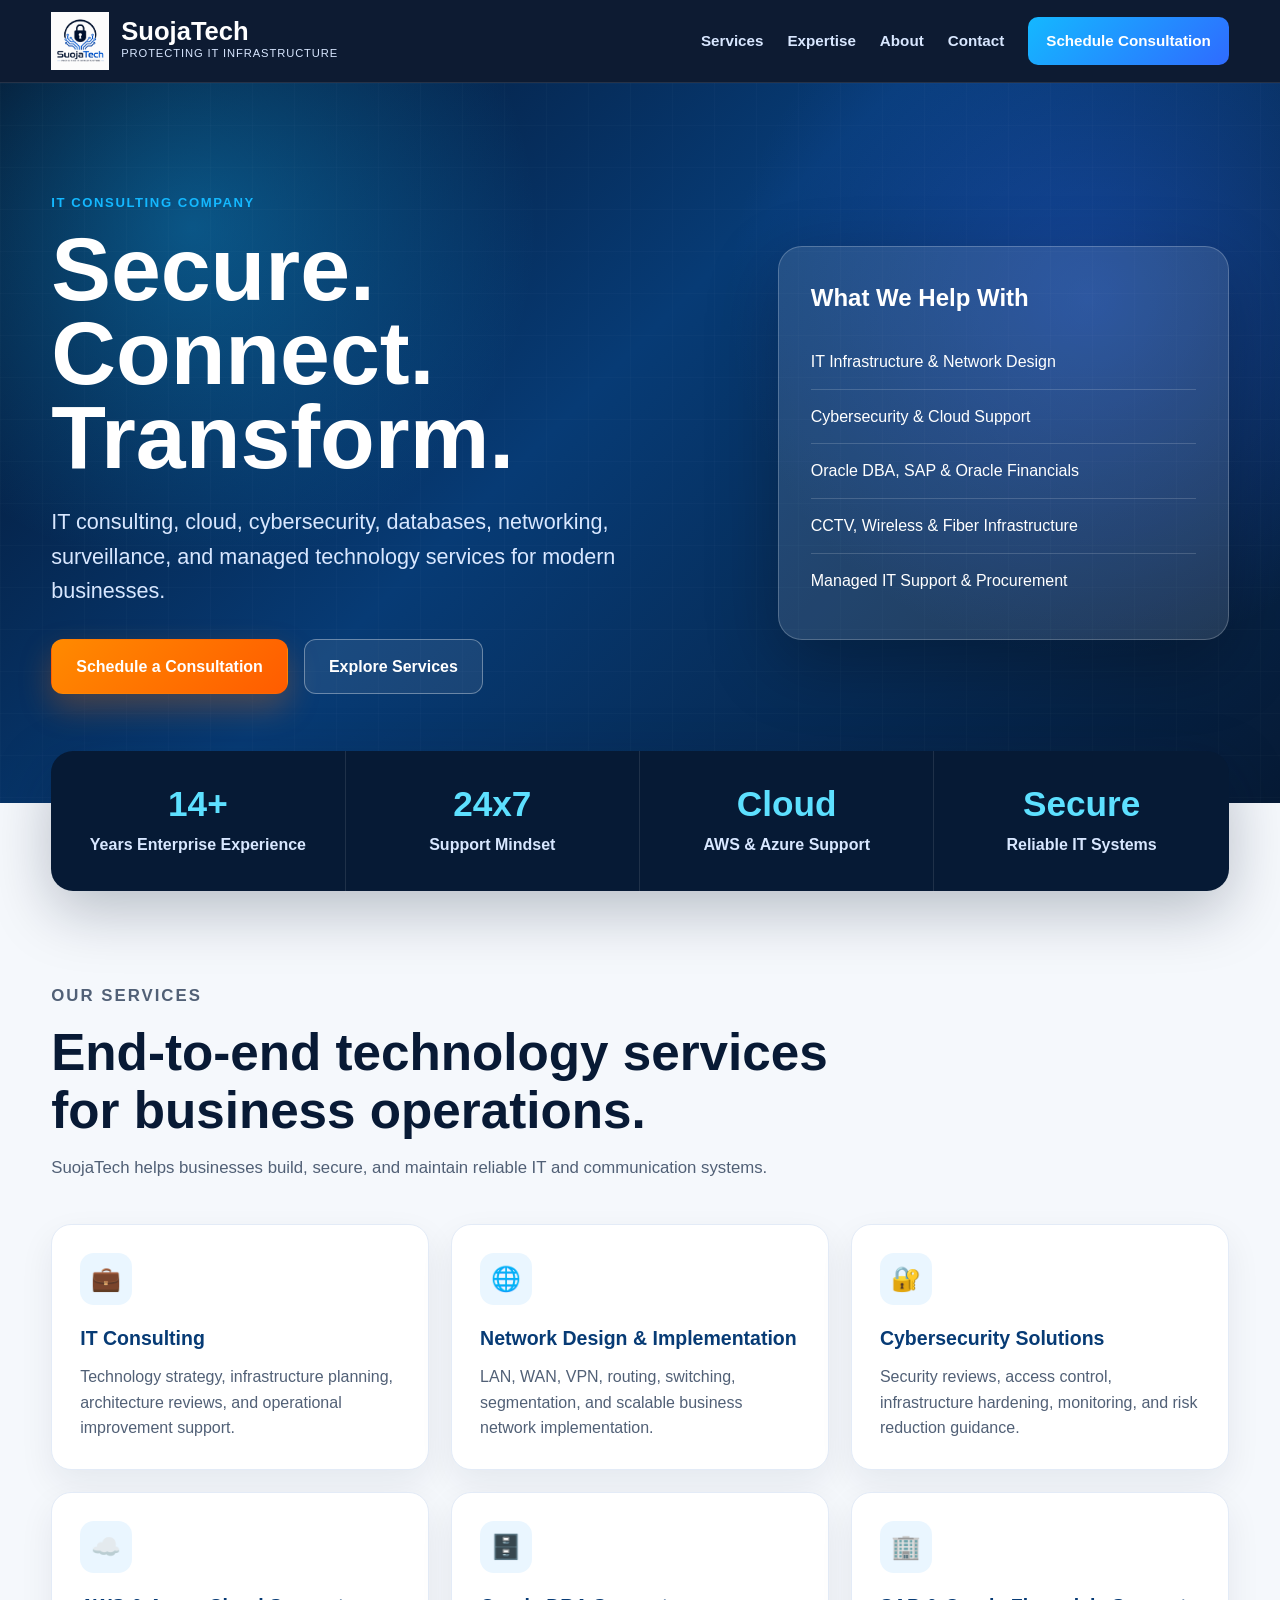
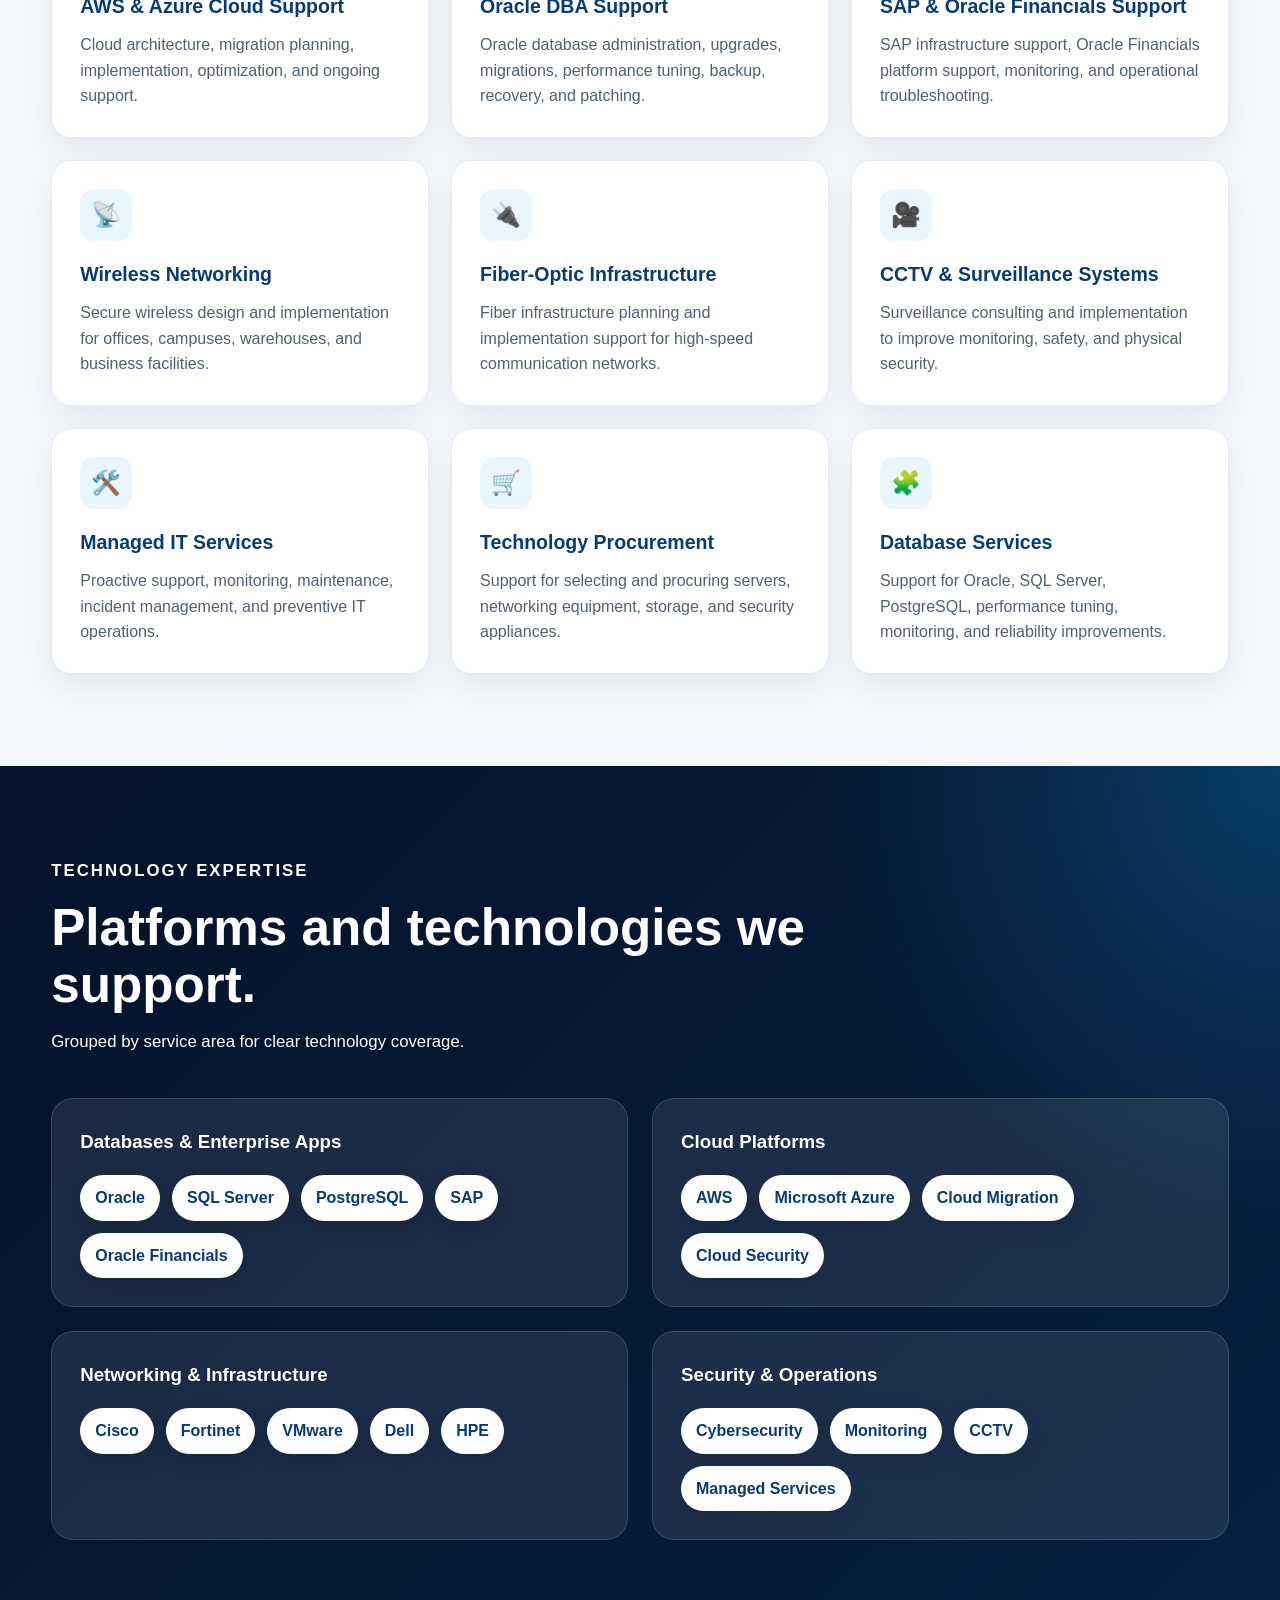
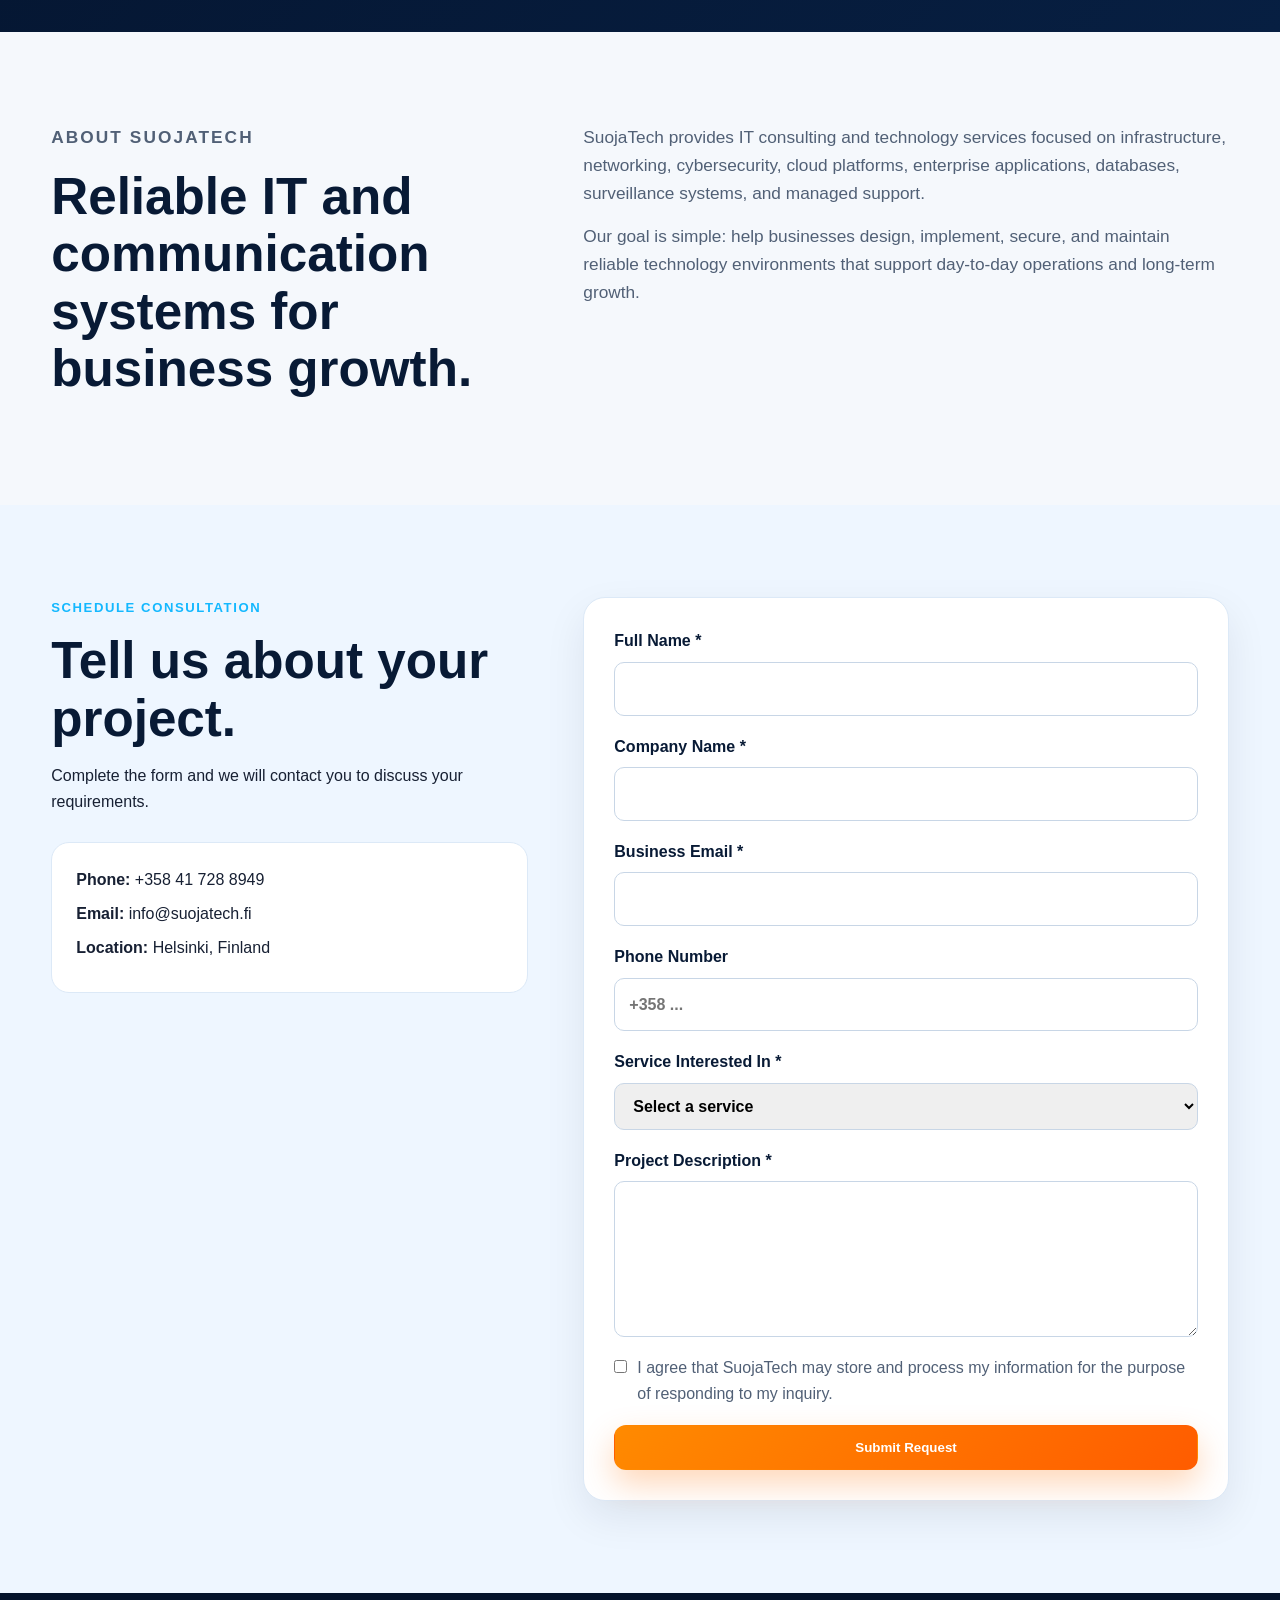
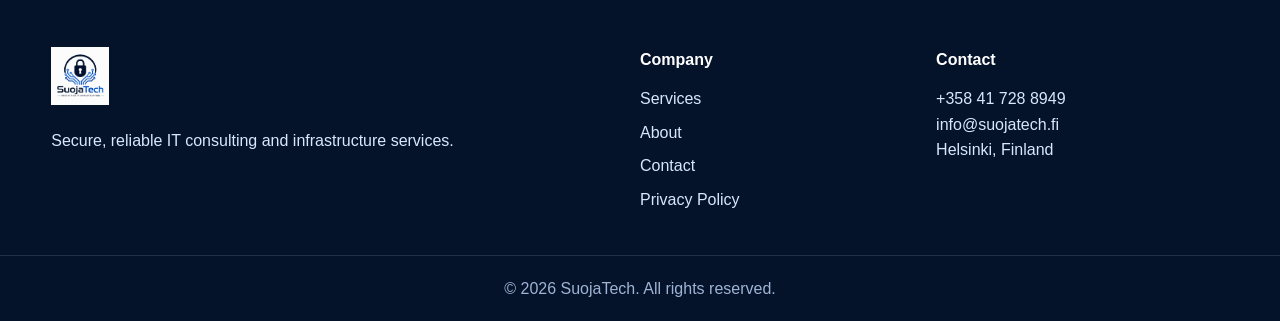
<file: index.html>
<!DOCTYPE html>
<html lang="en">
<head>
  <meta charset="UTF-8" />
  <meta name="viewport" content="width=device-width, initial-scale=1.0" />
  <meta name="description" content="SuojaTech  provides IT consulting, network design, cybersecurity, cloud services, database support, SAP support, CCTV, managed services, and technology procurement." />
  <title>SuojaTech  | IT Consulting, Cloud, Cybersecurity & Infrastructure</title>
  <link rel="stylesheet" href="style.css" />
</head>
<body>

<header class="site-header">
  <div class="container nav">
    <a href="index.html" class="brand">
      <img src="assets/suojatech-logo.jpeg" alt="SuojaTech  logo" /><div class="brand-text"><strong>SuojaTech </strong><small>Protecting IT Infrastructure</small></div>
    </a>
    <button class="menu-toggle" id="menuToggle" aria-label="Open menu">☰</button>
    <nav class="nav-links" id="navLinks">
      <a href="#services">Services</a>
      <a href="#expertise">Expertise</a>
      <a href="#about">About</a>
      <a href="#contact">Contact</a>
      <a class="nav-cta" href="#contact">Schedule Consultation</a>
    </nav>
  </div>
</header>

<section class="hero">
  <div class="hero-pattern"></div>
  <div class="container hero-grid">
    <div class="hero-text">
      <p class="eyebrow">IT Consulting Company</p>
      <h1>Secure. Connect. Transform.</h1>
      <p class="hero-subtitle">
        IT consulting, cloud, cybersecurity, databases, networking, surveillance, and managed technology services for modern businesses.
      </p>
      <div class="hero-actions">
        <a class="btn primary" href="#contact">Schedule a Consultation</a>
        <a class="btn secondary" href="#services">Explore Services</a>
      </div>
    </div>
    <div class="hero-card">
      <h3>What We Help With</h3>
      <ul>
        <li>IT Infrastructure & Network Design</li>
        <li>Cybersecurity & Cloud Support</li>
        <li>Oracle DBA, SAP & Oracle Financials</li>
        <li>CCTV, Wireless & Fiber Infrastructure</li>
        <li>Managed IT Support & Procurement</li>
      </ul>
    </div>
  </div>
</section>

<section class="stats">
  <div class="container stats-grid">
    <div><strong>14+</strong><span>Years Enterprise Experience</span></div>
    <div><strong>24x7</strong><span>Support Mindset</span></div>
    <div><strong>Cloud</strong><span>AWS & Azure Support</span></div>
    <div><strong>Secure</strong><span>Reliable IT Systems</span></div>
  </div>
</section>

<section id="services" class="section">
  <div class="container">
    <div class="section-heading">
      <p class="eyebrow">Our Services</p>
      <h2>End-to-end technology services for business operations.</h2>
      <p>SuojaTech  helps businesses build, secure, and maintain reliable IT and communication systems.</p>
    </div>

    <div class="service-grid">
      <div class="service-card"><div class="icon">💼</div><h3>IT Consulting</h3><p>Technology strategy, infrastructure planning, architecture reviews, and operational improvement support.</p></div>
      <div class="service-card"><div class="icon">🌐</div><h3>Network Design & Implementation</h3><p>LAN, WAN, VPN, routing, switching, segmentation, and scalable business network implementation.</p></div>
      <div class="service-card"><div class="icon">🔐</div><h3>Cybersecurity Solutions</h3><p>Security reviews, access control, infrastructure hardening, monitoring, and risk reduction guidance.</p></div>
      <div class="service-card"><div class="icon">☁️</div><h3>AWS & Azure Cloud Support</h3><p>Cloud architecture, migration planning, implementation, optimization, and ongoing support.</p></div>
      <div class="service-card"><div class="icon">🗄️</div><h3>Oracle DBA Support</h3><p>Oracle database administration, upgrades, migrations, performance tuning, backup, recovery, and patching.</p></div>
      <div class="service-card"><div class="icon">🏢</div><h3>SAP & Oracle Financials Support</h3><p>SAP infrastructure support, Oracle Financials platform support, monitoring, and operational troubleshooting.</p></div>
      <div class="service-card"><div class="icon">📡</div><h3>Wireless Networking</h3><p>Secure wireless design and implementation for offices, campuses, warehouses, and business facilities.</p></div>
      <div class="service-card"><div class="icon">🔌</div><h3>Fiber-Optic Infrastructure</h3><p>Fiber infrastructure planning and implementation support for high-speed communication networks.</p></div>
      <div class="service-card"><div class="icon">🎥</div><h3>CCTV & Surveillance Systems</h3><p>Surveillance consulting and implementation to improve monitoring, safety, and physical security.</p></div>
      <div class="service-card"><div class="icon">🛠️</div><h3>Managed IT Services</h3><p>Proactive support, monitoring, maintenance, incident management, and preventive IT operations.</p></div>
      <div class="service-card"><div class="icon">🛒</div><h3>Technology Procurement</h3><p>Support for selecting and procuring servers, networking equipment, storage, and security appliances.</p></div>
      <div class="service-card"><div class="icon">🧩</div><h3>Database Services</h3><p>Support for Oracle, SQL Server, PostgreSQL, performance tuning, monitoring, and reliability improvements.</p></div>
    </div>
  </div>
</section>

<section id="expertise" class="section dark-section">
  <div class="container">
    <div class="section-heading light">
      <p class="eyebrow">Technology Expertise</p>
      <h2>Platforms and technologies we support.</h2>
      <p>Grouped by service area for clear technology coverage.</p>
    </div>

    <div class="expertise-grid">
      <div class="expertise-card">
        <h3>Databases & Enterprise Apps</h3>
        <div class="logo-tags">
          <span>Oracle</span><span>SQL Server</span><span>PostgreSQL</span><span>SAP</span><span>Oracle Financials</span>
        </div>
      </div>
      <div class="expertise-card">
        <h3>Cloud Platforms</h3>
        <div class="logo-tags">
          <span>AWS</span><span>Microsoft Azure</span><span>Cloud Migration</span><span>Cloud Security</span>
        </div>
      </div>
      <div class="expertise-card">
        <h3>Networking & Infrastructure</h3>
        <div class="logo-tags">
          <span>Cisco</span><span>Fortinet</span><span>VMware</span><span>Dell</span><span>HPE</span>
        </div>
      </div>
      <div class="expertise-card">
        <h3>Security & Operations</h3>
        <div class="logo-tags">
          <span>Cybersecurity</span><span>Monitoring</span><span>CCTV</span><span>Managed Services</span>
        </div>
      </div>
    </div>
  </div>
</section>

<section id="about" class="section about-section">
  <div class="container about-grid">
    <div>
      <p class="eyebrow">About SuojaTech </p>
      <h2>Reliable IT and communication systems for business growth.</h2>
    </div>
    <div>
      <p>SuojaTech  provides IT consulting and technology services focused on infrastructure, networking, cybersecurity, cloud platforms, enterprise applications, databases, surveillance systems, and managed support.</p>
      <p>Our goal is simple: help businesses design, implement, secure, and maintain reliable technology environments that support day-to-day operations and long-term growth.</p>
    </div>
  </div>
</section>

<section id="contact" class="section contact-section">
  <div class="container contact-grid">
    <div>
      <p class="eyebrow">Schedule Consultation</p>
      <h2>Tell us about your project.</h2>
      <p>Complete the form and we will contact you to discuss your requirements.</p>
      <div class="contact-details">
        <p><strong>Phone:</strong> +358 41 728 8949</p>
        <p><strong>Email:</strong> info@suojatech.fi</p>
        <p><strong>Location:</strong> Helsinki, Finland</p>
      </div>
    </div>

    <form class="contact-form" action="https://formspree.io/f/mjgdpkrq" method="POST">
      <label>Full Name *<input type="text" name="name" required /></label>
      <label>Company Name *<input type="text" name="company" required /></label>
      <label>Business Email *<input type="email" name="email" required /></label>
      <label>Phone Number<input type="tel" name="phone" placeholder="+358 ..." /></label>
      <label>Service Interested In *
        <select name="service" required>
          <option value="">Select a service</option>
          <option>IT Consulting</option>
          <option>Network Design & Implementation</option>
          <option>Cybersecurity Solutions</option>
          <option>Cloud Services</option>
          <option>AWS Cloud Support</option>
          <option>Microsoft Azure Support</option>
          <option>Oracle DBA Support</option>
          <option>SAP Support</option>
          <option>Oracle Financials Support</option>
          <option>Wireless Networking</option>
          <option>Fiber-Optic Infrastructure</option>
          <option>CCTV & Surveillance Systems</option>
          <option>Managed IT Services</option>
          <option>Technology Equipment Procurement</option>
          <option>Other</option>
        </select>
      </label>
      <label>Project Description *<textarea name="message" rows="5" required></textarea></label>
      <label class="checkbox">
        <input type="checkbox" name="gdpr_consent" required />
        <span>I agree that SuojaTech  may store and process my information for the purpose of responding to my inquiry.</span>
      </label>
      <button class="btn primary full" type="submit">Submit Request</button>
    </form>
  </div>
</section>

<footer class="footer">
  <div class="container footer-grid">
    <div>
      <img src="assets/suojatech-logo.jpeg" alt="SuojaTech logo" class="footer-logo" />
      <p>Secure, reliable IT consulting and infrastructure services.</p>
    </div>
    <div>
      <h4>Company</h4>
      <a href="#services">Services</a>
      <a href="#about">About</a>
      <a href="#contact">Contact</a>
      <a href="privacy.html">Privacy Policy</a>
    </div>
    <div>
      <h4>Contact</h4>
      <p>+358 41 728 8949</p>
      <p>info@suojatech.fi</p>
      <p>Helsinki, Finland</p>
    </div>
  </div>
  <div class="copyright">© 2026 SuojaTech. All rights reserved.</div>
</footer>

<script src="script.js"></script>
</body>
</html>
</file>
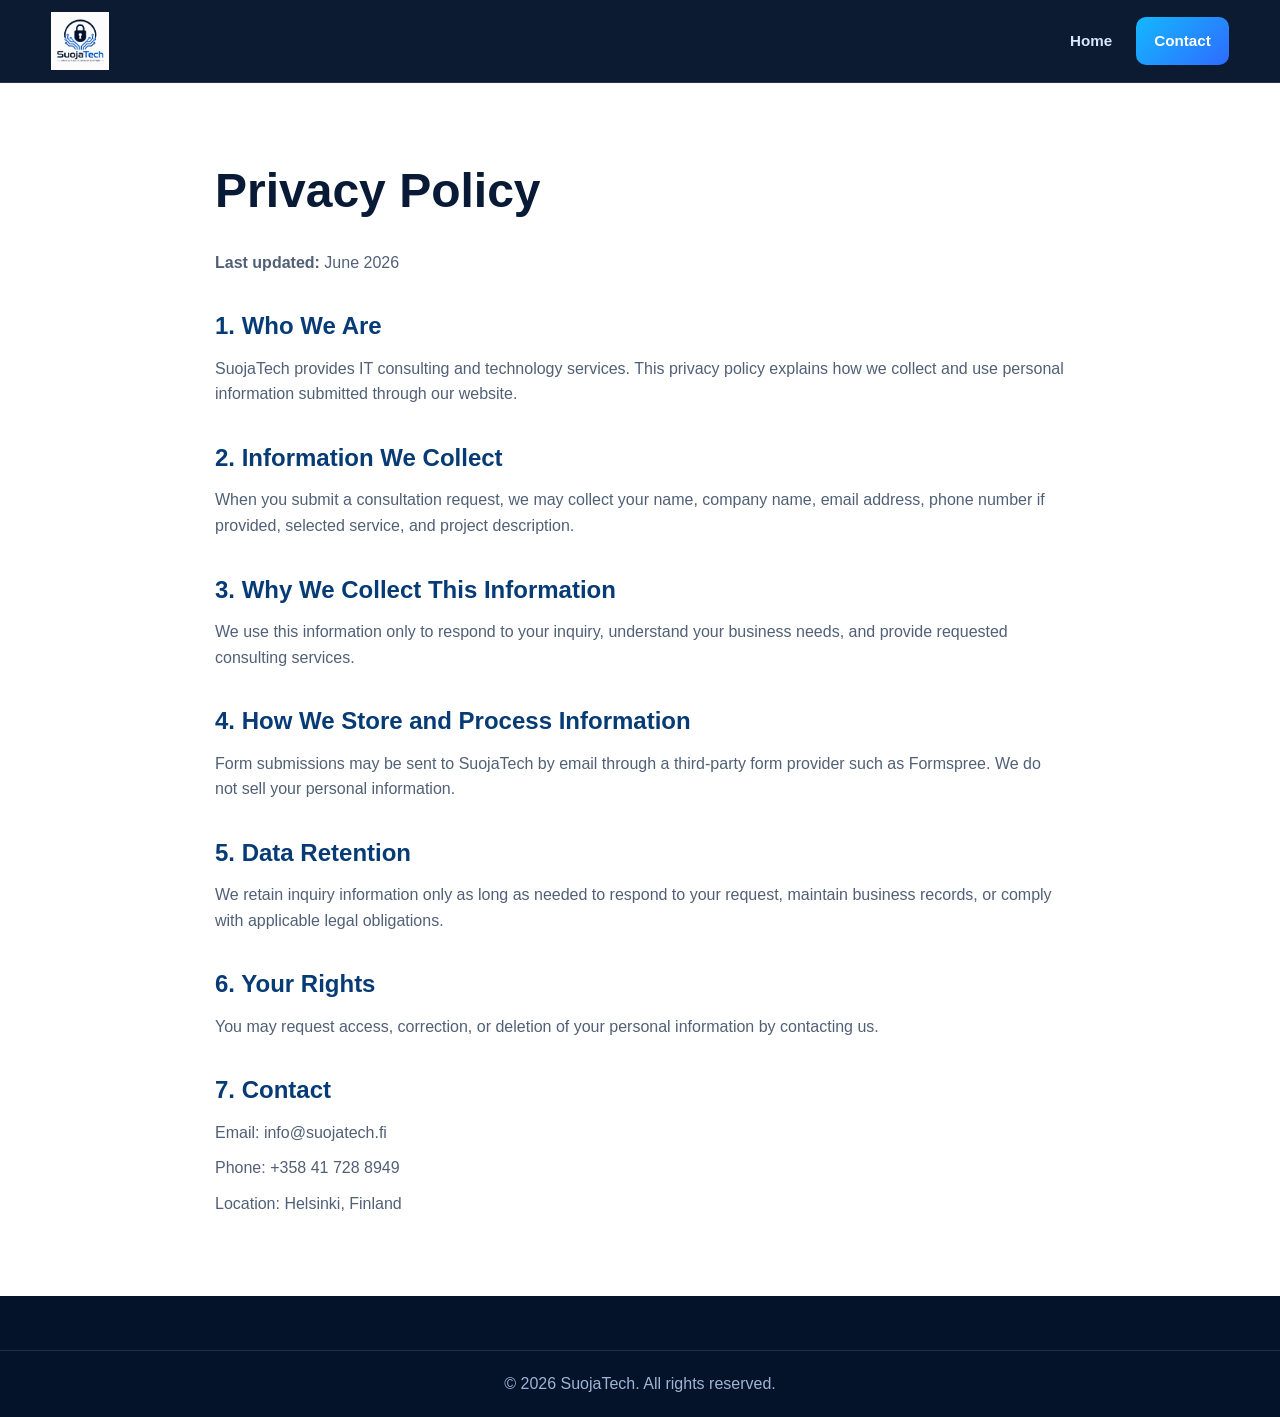
<file: privacy.html>
<!DOCTYPE html>
<html lang="en">
<head>
  <meta charset="UTF-8" />
  <meta name="viewport" content="width=device-width, initial-scale=1.0" />
  <title>Privacy Policy | SuojaTech </title>
  <link rel="stylesheet" href="style.css" />
</head>
<body>

<header class="site-header">
  <div class="container nav">
    <a href="index.html" class="brand">
      <img src="assets/suojatech-logo.jpeg" alt="SuojaTech  logo" />
    </a>
    <nav class="nav-links always-show">
      <a href="index.html">Home</a>
      <a class="nav-cta" href="index.html#contact">Contact</a>
    </nav>
  </div>
</header>

<main class="policy-page">
  <div class="container policy-content">
    <h1>Privacy Policy</h1>
    <p><strong>Last updated:</strong> June 2026</p>

    <h2>1. Who We Are</h2>
    <p>SuojaTech  provides IT consulting and technology services. This privacy policy explains how we collect and use personal information submitted through our website.</p>

    <h2>2. Information We Collect</h2>
    <p>When you submit a consultation request, we may collect your name, company name, email address, phone number if provided, selected service, and project description.</p>

    <h2>3. Why We Collect This Information</h2>
    <p>We use this information only to respond to your inquiry, understand your business needs, and provide requested consulting services.</p>

    <h2>4. How We Store and Process Information</h2>
    <p>Form submissions may be sent to SuojaTech by email through a third-party form provider such as Formspree. We do not sell your personal information.</p>

    <h2>5. Data Retention</h2>
    <p>We retain inquiry information only as long as needed to respond to your request, maintain business records, or comply with applicable legal obligations.</p>

    <h2>6. Your Rights</h2>
    <p>You may request access, correction, or deletion of your personal information by contacting us.</p>

    <h2>7. Contact</h2>
    <p>Email: info@suojatech.fi</p>
    <p>Phone: +358 41 728 8949</p>
    <p>Location: Helsinki, Finland</p>
  </div>
</main>

<footer class="footer">
  <div class="copyright">© 2026 SuojaTech. All rights reserved.</div>
</footer>

</body>
</html>
</file>
<file: style.css>
*{box-sizing:border-box;margin:0;padding:0}
html{scroll-behavior:smooth}
body{font-family:Arial,Helvetica,sans-serif;background:#f5f8fc;color:#172033;line-height:1.6}
a{color:inherit;text-decoration:none}
.container{width:min(1180px,92%);margin:0 auto}
.site-header{position:sticky;top:0;z-index:1000;background:rgba(4,18,42,.96);border-bottom:1px solid rgba(255,255,255,.1);backdrop-filter:blur(12px)}
.nav{min-height:82px;display:flex;justify-content:space-between;align-items:center}
.brand img{height:58px;display:block}
.nav-links{display:flex;align-items:center;gap:24px;color:#d8e7ff;font-weight:700;font-size:.95rem}
.nav-links a:hover{color:#5de0ff}
.nav-cta{background:linear-gradient(135deg,#14b8ff,#2f6bff);color:#fff!important;padding:12px 18px;border-radius:10px}
.menu-toggle{display:none;background:transparent;color:white;border:0;font-size:2rem}
.hero{position:relative;overflow:hidden;color:white;background:radial-gradient(circle at 15% 20%,rgba(20,184,255,.35),transparent 28%),radial-gradient(circle at 85% 30%,rgba(47,107,255,.35),transparent 30%),linear-gradient(135deg,#04122a 0%,#073b75 45%,#061a35 100%)}
.hero-pattern{position:absolute;inset:0;opacity:.18;background-image:linear-gradient(rgba(255,255,255,.10) 1px,transparent 1px),linear-gradient(90deg,rgba(255,255,255,.10) 1px,transparent 1px);background-size:42px 42px}
.hero-grid{position:relative;min-height:720px;display:grid;grid-template-columns:1.2fr .8fr;align-items:center;gap:50px;padding:90px 0}
.eyebrow{color:#14b8ff;font-size:.82rem;letter-spacing:.12em;text-transform:uppercase;font-weight:900;margin-bottom:14px}
.hero h1{font-size:clamp(3.2rem,7vw,6.5rem);line-height:.94;margin-bottom:26px}
.hero-subtitle{font-size:1.35rem;max-width:760px;color:#d8e7ff;margin-bottom:30px}
.hero-actions{display:flex;gap:16px;flex-wrap:wrap}
.btn{display:inline-flex;justify-content:center;align-items:center;padding:14px 24px;border-radius:12px;font-weight:800;border:1px solid transparent;cursor:pointer}
.btn.primary{background:linear-gradient(135deg,#ff8a00,#ff5c00);color:white;box-shadow:0 14px 32px rgba(255,112,0,.28)}
.btn.secondary{color:white;border-color:rgba(255,255,255,.35);background:rgba(255,255,255,.08)}
.btn.full{width:100%}
.hero-card{background:rgba(255,255,255,.11);border:1px solid rgba(255,255,255,.22);border-radius:24px;padding:32px;box-shadow:0 24px 70px rgba(0,0,0,.25)}
.hero-card h3{font-size:1.5rem;margin-bottom:18px}
.hero-card ul{list-style:none}
.hero-card li{padding:14px 0;border-bottom:1px solid rgba(255,255,255,.16)}
.hero-card li:last-child{border-bottom:none}
.stats{margin-top:-52px;position:relative;z-index:5}
.stats-grid{display:grid;grid-template-columns:repeat(4,1fr);background:#061a35;color:white;border-radius:22px;overflow:hidden;box-shadow:0 20px 60px rgba(4,18,42,.25)}
.stats-grid div{padding:34px 24px;text-align:center;border-right:1px solid rgba(255,255,255,.10)}
.stats-grid div:last-child{border-right:none}
.stats-grid strong{display:block;color:#5de0ff;font-size:2.2rem;line-height:1.1}
.stats-grid span{display:block;color:#d8e7ff;margin-top:8px;font-weight:700}
.section{padding:92px 0}
.section-heading{max-width:790px;margin-bottom:42px}
.section-heading h2,.about-grid h2,.contact-grid h2{font-size:clamp(2.1rem,4vw,3.3rem);line-height:1.12;margin-bottom:16px;color:#081a35}
.section-heading p{color:#516076;font-size:1.05rem}
.service-grid{display:grid;grid-template-columns:repeat(3,1fr);gap:22px}
.service-card{background:white;padding:28px;border-radius:20px;border:1px solid #e3ebf7;box-shadow:0 14px 35px rgba(8,26,53,.07);transition:.25s ease}
.service-card:hover{transform:translateY(-6px);box-shadow:0 22px 50px rgba(8,26,53,.12)}
.icon{width:52px;height:52px;border-radius:14px;display:grid;place-items:center;background:#eaf6ff;font-size:1.5rem;margin-bottom:18px}
.service-card h3{font-size:1.22rem;color:#073b75;margin-bottom:10px}
.service-card p{color:#516076}
.dark-section{background:radial-gradient(circle at top right,rgba(20,184,255,.22),transparent 30%),linear-gradient(135deg,#04122a,#071f42);color:white}
.section-heading.light h2,.section-heading.light p{color:white}
.expertise-grid{display:grid;grid-template-columns:repeat(2,1fr);gap:24px}
.expertise-card{background:rgba(255,255,255,.09);border:1px solid rgba(255,255,255,.14);border-radius:22px;padding:28px}
.expertise-card h3{margin-bottom:18px;color:#fff}
.logo-tags{display:flex;flex-wrap:wrap;gap:12px}
.logo-tags span{background:white;color:#073b75;border-radius:999px;padding:10px 15px;font-weight:900;box-shadow:0 8px 20px rgba(0,0,0,.12)}
.about-grid,.contact-grid{display:grid;grid-template-columns:.85fr 1.15fr;gap:55px;align-items:start}
.about-grid p{color:#516076;margin-bottom:16px;font-size:1.08rem}
.contact-section{background:#eef6ff}
.contact-details{margin-top:28px;background:white;border-radius:18px;padding:24px;border:1px solid #dce9f7}
.contact-details p{margin-bottom:8px}
.contact-form{display:grid;gap:18px;background:white;border-radius:22px;padding:30px;border:1px solid #dce9f7;box-shadow:0 16px 40px rgba(8,26,53,.08)}
.contact-form label{display:grid;gap:8px;font-weight:800;color:#081a35}
input,select,textarea{width:100%;padding:13px 14px;border-radius:10px;border:1px solid #c8d6e6;font:inherit}
input:focus,select:focus,textarea:focus{outline:3px solid #cbeeff;border-color:#14b8ff}
.checkbox{display:flex!important;grid-template-columns:auto 1fr;align-items:flex-start;gap:10px!important;font-weight:500!important;color:#516076!important}
.checkbox input{width:auto;margin-top:5px}
.footer{background:#04122a;color:#d8e7ff;padding-top:54px}
.footer-grid{display:grid;grid-template-columns:1.5fr .7fr .8fr;gap:40px;padding-bottom:34px}
.footer-logo{height:58px;margin-bottom:16px}
.footer h4{color:white;margin-bottom:14px}
.footer a{display:block;margin-bottom:8px}
.copyright{text-align:center;border-top:1px solid rgba(255,255,255,.12);padding:20px;color:#9fb4d4}
.policy-page{background:white;padding:70px 0}
.policy-content{max-width:850px}
.policy-content h1{font-size:3rem;margin-bottom:20px;color:#081a35}
.policy-content h2{margin-top:32px;margin-bottom:10px;color:#073b75}
.policy-content p{color:#516076;margin-bottom:10px}
@media (max-width:950px){
.menu-toggle{display:block}
.nav-links{display:none;position:absolute;top:82px;left:0;right:0;background:#04122a;padding:22px;flex-direction:column;align-items:flex-start}
.nav-links.open,.nav-links.always-show{display:flex}
.hero-grid,.about-grid,.contact-grid,.footer-grid{grid-template-columns:1fr}
.service-grid,.expertise-grid{grid-template-columns:1fr}
.stats-grid{grid-template-columns:1fr}
.stats-grid div{border-right:none;border-bottom:1px solid rgba(255,255,255,.10)}
.hero-grid{min-height:auto;padding:70px 0}
.brand img{height:48px}
}


.brand{display:flex;align-items:center;gap:12px}
.brand-text{display:flex;flex-direction:column}
.brand-text strong{color:#fff;font-size:1.6rem;font-weight:700;line-height:1}
.brand-text small{color:#d8e7ff;font-size:.7rem;text-transform:uppercase;letter-spacing:.08em}
</file>
